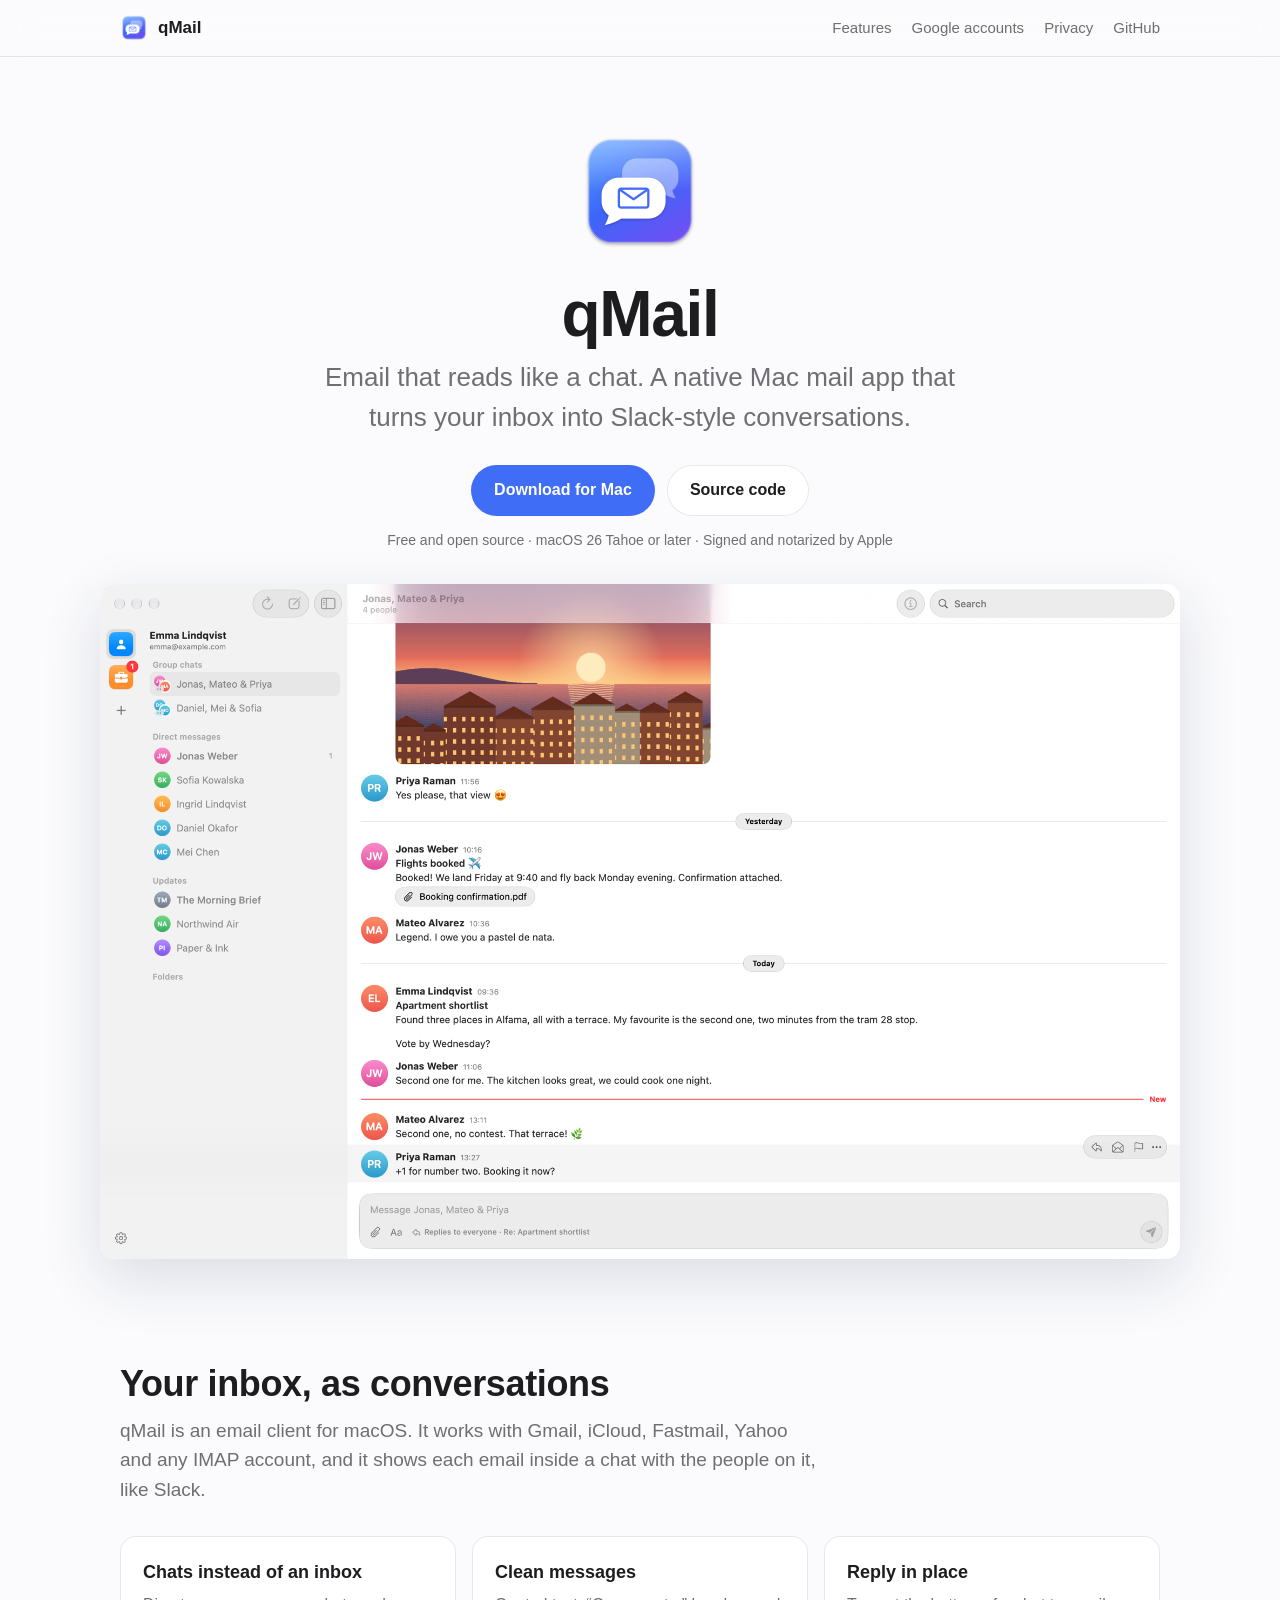
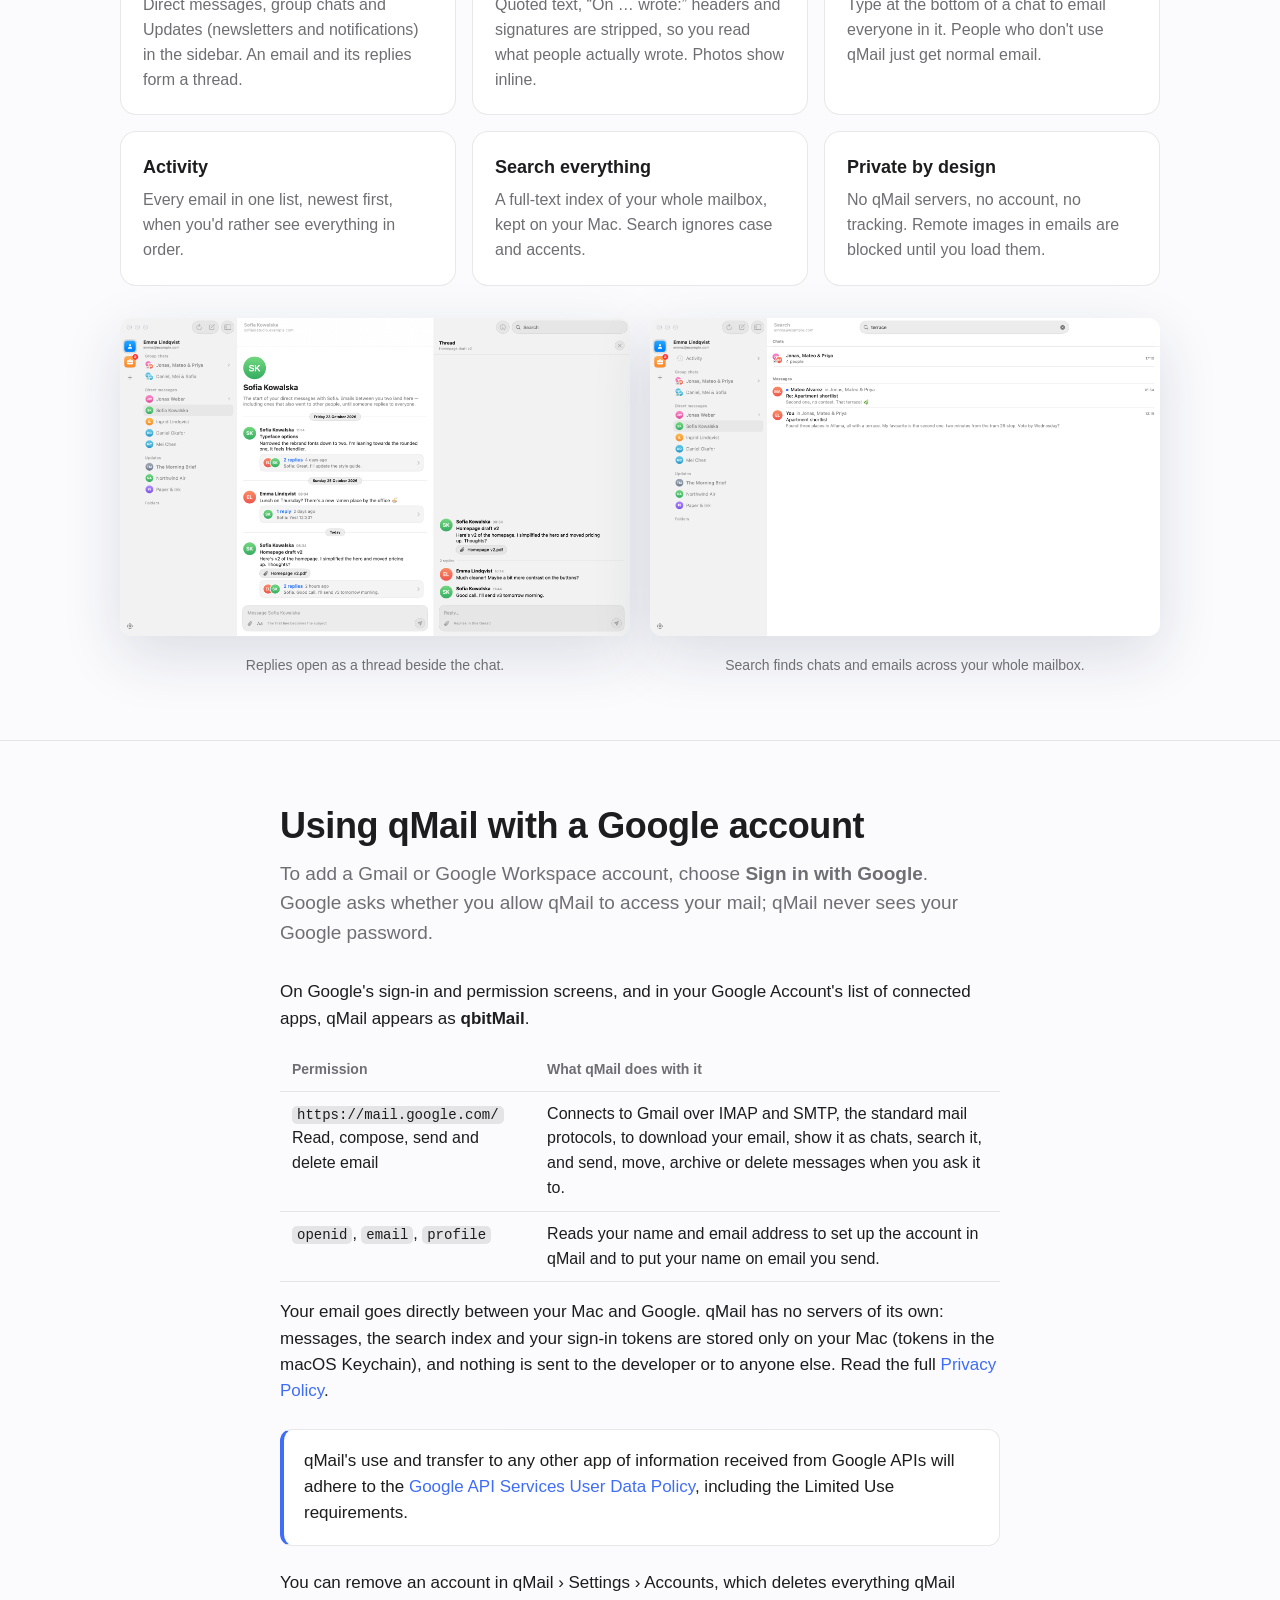
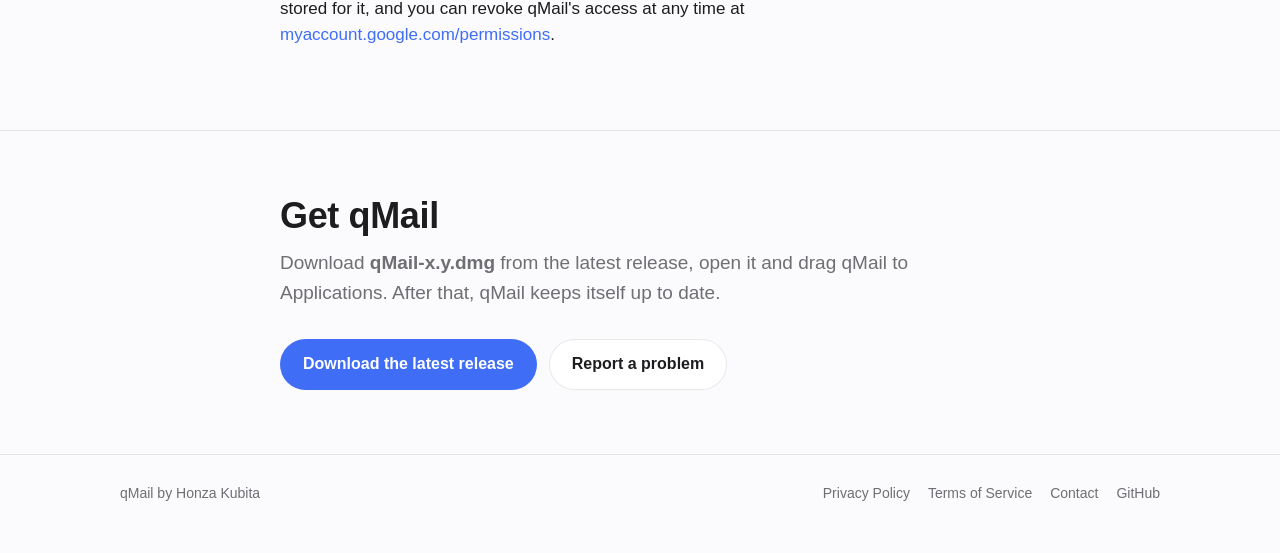
<file: docs/index.html>
<!doctype html>
<html lang="en">
<head>
  <meta charset="utf-8">
  <meta name="viewport" content="width=device-width, initial-scale=1">
  <title>qMail – Email that reads like a chat</title>
  <meta name="description" content="qMail is a free, open-source email app for macOS that shows your inbox as Slack-style chats. Your mail stays on your Mac.">
  <link rel="icon" type="image/png" href="favicon.png">
  <link rel="stylesheet" href="site.css">
</head>
<body>
  <header class="nav">
    <div class="wrap">
      <a class="brand" href="./"><img src="icon.png" alt="">qMail</a>
      <nav class="links">
        <a class="wide" href="#features">Features</a>
        <a class="wide" href="#google">Google accounts</a>
        <a href="privacy.html">Privacy</a>
        <a href="https://github.com/HonzaKubita/qMail">GitHub</a>
      </nav>
    </div>
  </header>

  <main>
    <div class="hero wrap">
      <img class="icon" src="icon.png" alt="qMail app icon">
      <h1>qMail</h1>
      <p class="tagline">Email that reads like a chat. A native Mac mail app that turns your inbox into Slack-style conversations.</p>
      <div class="buttons">
        <a class="button primary" href="https://github.com/HonzaKubita/qMail/releases/latest">Download for Mac</a>
        <a class="button" href="https://github.com/HonzaKubita/qMail">Source code</a>
      </div>
      <p class="fine">Free and open source · macOS 26 Tahoe or later · Signed and notarized by Apple</p>
      <div class="shot">
        <img class="light" src="chat-light.png" width="2000" height="1250" alt="A group chat in qMail: emails between four friends shown as chat messages, with the account's chats in the sidebar">
        <img class="dark" src="chat-dark.png" width="2000" height="1250" alt="The same group chat in qMail's dark mode">
      </div>
    </div>

    <section id="features">
      <div class="wrap">
        <h2>Your inbox, as conversations</h2>
        <p class="lead">qMail is an email client for macOS. It works with Gmail, iCloud, Fastmail, Yahoo and any IMAP account, and it shows each email inside a chat with the people on it, like Slack.</p>
        <div class="grid">
          <div class="card"><h3>Chats instead of an inbox</h3><p>Direct messages, group chats and Updates (newsletters and notifications) in the sidebar. An email and its replies form a thread.</p></div>
          <div class="card"><h3>Clean messages</h3><p>Quoted text, “On … wrote:” headers and signatures are stripped, so you read what people actually wrote. Photos show inline.</p></div>
          <div class="card"><h3>Reply in place</h3><p>Type at the bottom of a chat to email everyone in it. People who don't use qMail just get normal email.</p></div>
          <div class="card"><h3>Activity</h3><p>Every email in one list, newest first, when you'd rather see everything in order.</p></div>
          <div class="card"><h3>Search everything</h3><p>A full-text index of your whole mailbox, kept on your Mac. Search ignores case and accents.</p></div>
          <div class="card"><h3>Private by design</h3><p>No qMail servers, no account, no tracking. Remote images in emails are blocked until you load them.</p></div>
        </div>
        <div class="pair">
          <figure><img src="thread.png" width="2000" height="1250" alt="A direct message with a thread of replies open beside it"><figcaption>Replies open as a thread beside the chat.</figcaption></figure>
          <figure><img src="search.png" width="2000" height="1250" alt="Search results for “terrace” under the search field"><figcaption>Search finds chats and emails across your whole mailbox.</figcaption></figure>
        </div>
      </div>
    </section>

    <section id="google">
      <div class="wrap narrow">
        <h2>Using qMail with a Google account</h2>
        <p class="lead">To add a Gmail or Google Workspace account, choose <strong>Sign in with Google</strong>. Google asks whether you allow qMail to access your mail; qMail never sees your Google password.</p>
        <p>On Google's sign-in and permission screens, and in your Google Account's list of connected apps, qMail appears as <strong>qbitMail</strong>.</p>
        <div class="table-scroll">
          <table>
            <thead><tr><th>Permission</th><th>What qMail does with it</th></tr></thead>
            <tbody>
              <tr><td><code>https://mail.google.com/</code><br>Read, compose, send and delete email</td><td>Connects to Gmail over IMAP and SMTP, the standard mail protocols, to download your email, show it as chats, search it, and send, move, archive or delete messages when you ask it to.</td></tr>
              <tr><td><code>openid</code>, <code>email</code>, <code>profile</code></td><td>Reads your name and email address to set up the account in qMail and to put your name on email you send.</td></tr>
            </tbody>
          </table>
        </div>
        <p>Your email goes directly between your Mac and Google. qMail has no servers of its own: messages, the search index and your sign-in tokens are stored only on your Mac (tokens in the macOS Keychain), and nothing is sent to the developer or to anyone else. Read the full <a href="privacy.html">Privacy Policy</a>.</p>
        <div class="notice">
          <p>qMail's use and transfer to any other app of information received from Google APIs will adhere to the <a href="https://developers.google.com/terms/api-services-user-data-policy">Google API Services User Data Policy</a>, including the Limited Use requirements.</p>
        </div>
        <p>You can remove an account in qMail › Settings › Accounts, which deletes everything qMail stored for it, and you can revoke qMail's access at any time at <a href="https://myaccount.google.com/permissions">myaccount.google.com/permissions</a>.</p>
      </div>
    </section>

    <section id="download">
      <div class="wrap narrow">
        <h2>Get qMail</h2>
        <p class="lead">Download <strong>qMail-x.y.dmg</strong> from the latest release, open it and drag qMail to Applications. After that, qMail keeps itself up to date.</p>
        <div class="buttons" style="justify-content:flex-start">
          <a class="button primary" href="https://github.com/HonzaKubita/qMail/releases/latest">Download the latest release</a>
          <a class="button" href="https://github.com/HonzaKubita/qMail/issues">Report a problem</a>
        </div>
      </div>
    </section>
  </main>

  <footer>
    <div class="wrap">
      <span>qMail by Honza Kubita</span>
      <nav class="links">
        <a href="privacy.html">Privacy Policy</a>
        <a href="terms.html">Terms of Service</a>
        <a href="https://github.com/HonzaKubita/qMail/issues">Contact</a>
        <a href="https://github.com/HonzaKubita/qMail">GitHub</a>
      </nav>
    </div>
  </footer>
</body>
</html>
</file>
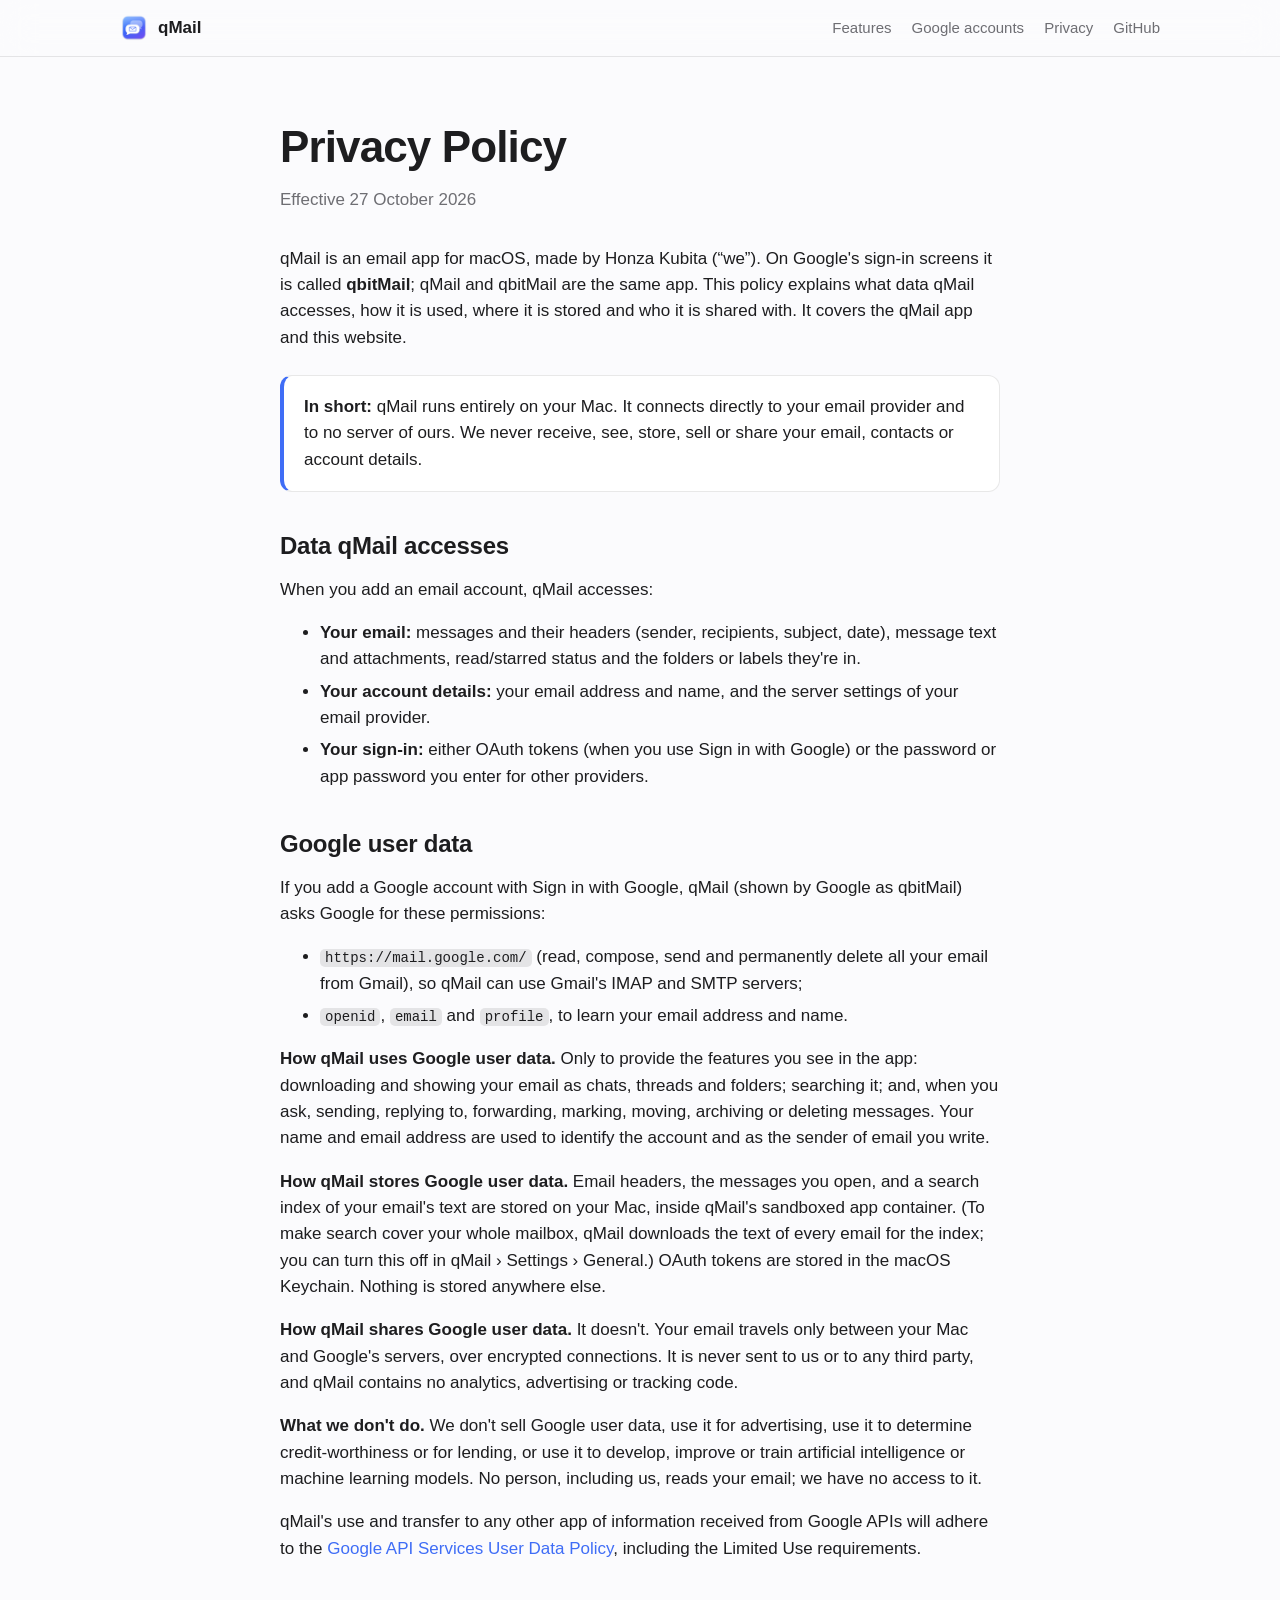
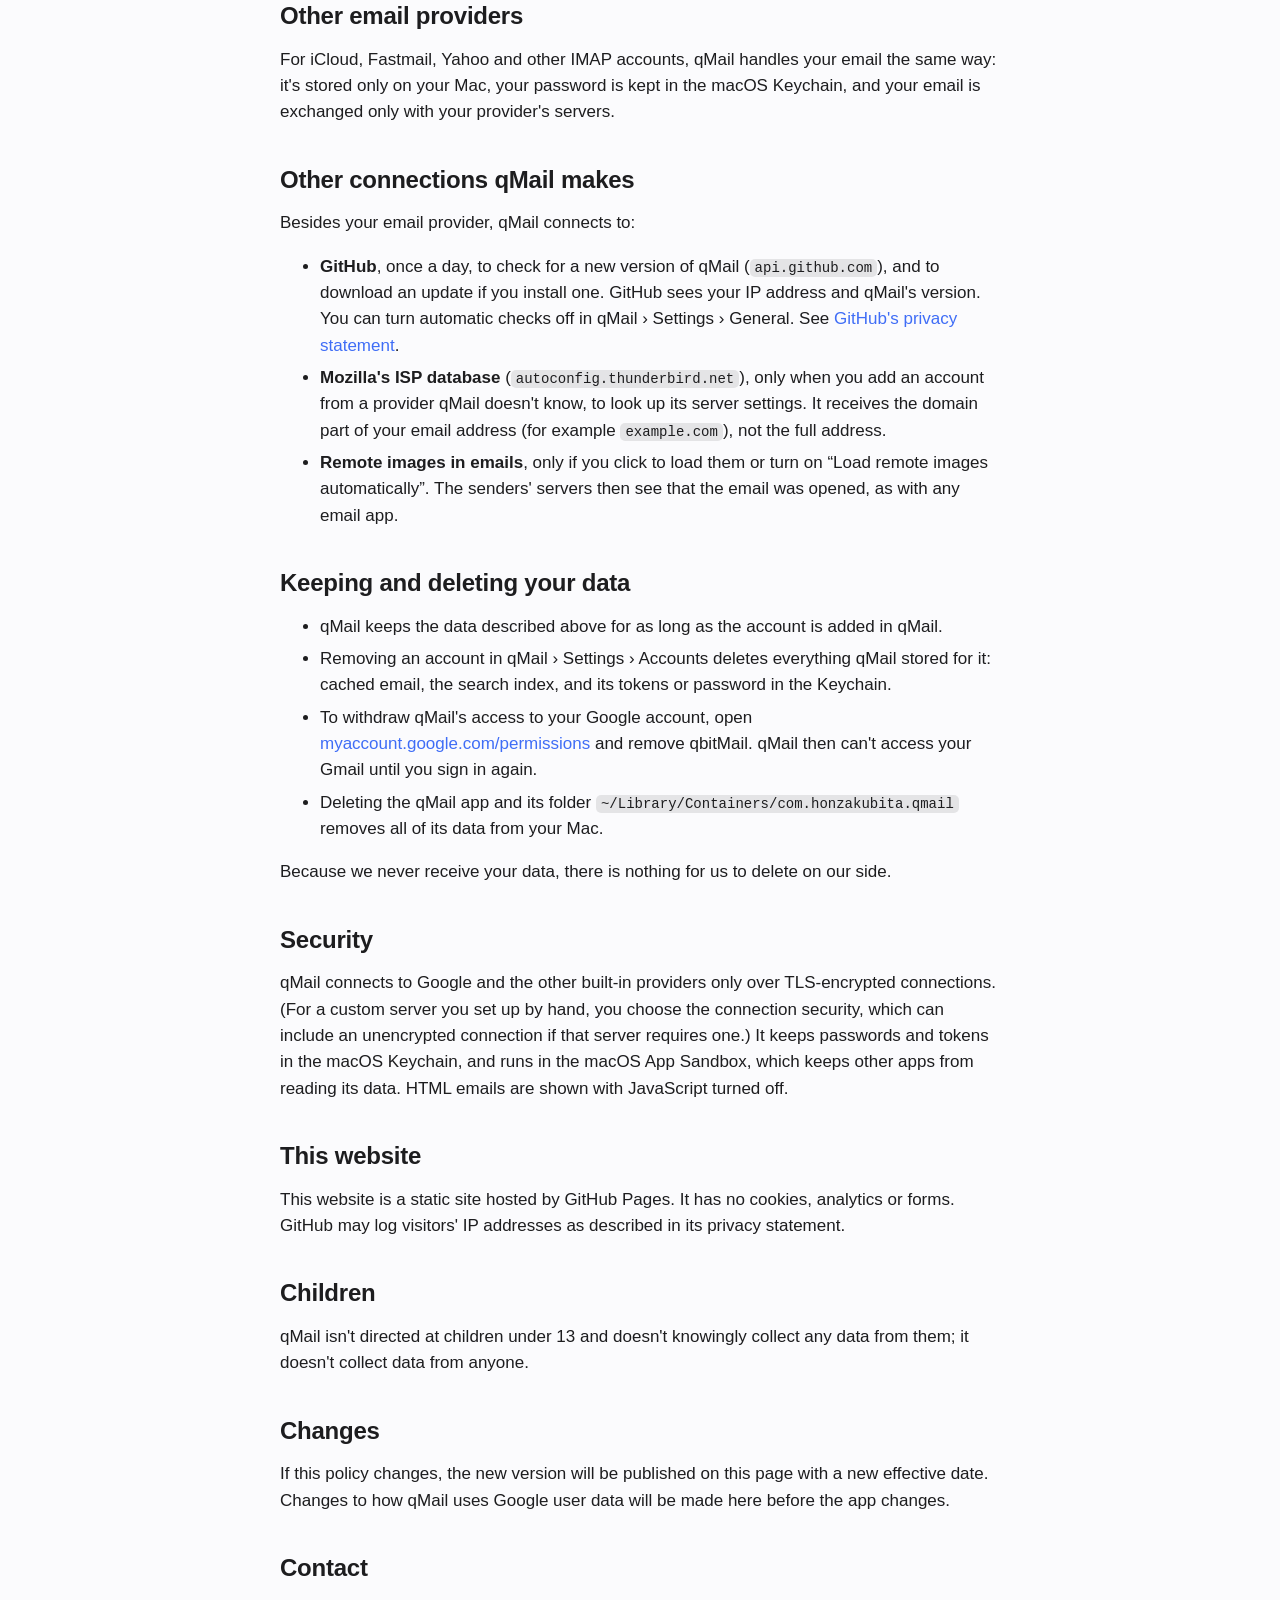
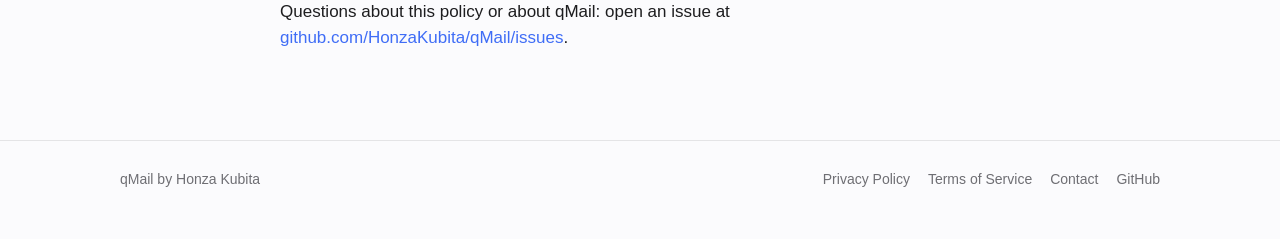
<file: docs/privacy.html>
<!doctype html>
<html lang="en">
<head>
  <meta charset="utf-8">
  <meta name="viewport" content="width=device-width, initial-scale=1">
  <title>Privacy Policy – qMail</title>
  <meta name="description" content="How qMail accesses, uses, stores and shares your data, including Google user data.">
  <link rel="icon" type="image/png" href="favicon.png">
  <link rel="stylesheet" href="site.css">
</head>
<body>
  <header class="nav">
    <div class="wrap">
      <a class="brand" href="./"><img src="icon.png" alt="">qMail</a>
      <nav class="links">
        <a class="wide" href="./#features">Features</a>
        <a class="wide" href="./#google">Google accounts</a>
        <a href="privacy.html">Privacy</a>
        <a href="https://github.com/HonzaKubita/qMail">GitHub</a>
      </nav>
    </div>
  </header>

  <main class="doc">
    <div class="wrap narrow">
      <h1>Privacy Policy</h1>
      <p class="updated">Effective 27 October 2026</p>

      <p>qMail is an email app for macOS, made by Honza Kubita (“we”). On Google's sign-in screens it is called <strong>qbitMail</strong>; qMail and qbitMail are the same app. This policy explains what data qMail accesses, how it is used, where it is stored and who it is shared with. It covers the qMail app and this website.</p>

      <div class="notice">
        <p><strong>In short:</strong> qMail runs entirely on your Mac. It connects directly to your email provider and to no server of ours. We never receive, see, store, sell or share your email, contacts or account details.</p>
      </div>

      <h2>Data qMail accesses</h2>
      <p>When you add an email account, qMail accesses:</p>
      <ul>
        <li><strong>Your email:</strong> messages and their headers (sender, recipients, subject, date), message text and attachments, read/starred status and the folders or labels they're in.</li>
        <li><strong>Your account details:</strong> your email address and name, and the server settings of your email provider.</li>
        <li><strong>Your sign-in:</strong> either OAuth tokens (when you use Sign in with Google) or the password or app password you enter for other providers.</li>
      </ul>

      <h2 id="google">Google user data</h2>
      <p>If you add a Google account with Sign in with Google, qMail (shown by Google as qbitMail) asks Google for these permissions:</p>
      <ul>
        <li><code>https://mail.google.com/</code> (read, compose, send and permanently delete all your email from Gmail), so qMail can use Gmail's IMAP and SMTP servers;</li>
        <li><code>openid</code>, <code>email</code> and <code>profile</code>, to learn your email address and name.</li>
      </ul>
      <p><strong>How qMail uses Google user data.</strong> Only to provide the features you see in the app: downloading and showing your email as chats, threads and folders; searching it; and, when you ask, sending, replying to, forwarding, marking, moving, archiving or deleting messages. Your name and email address are used to identify the account and as the sender of email you write.</p>
      <p><strong>How qMail stores Google user data.</strong> Email headers, the messages you open, and a search index of your email's text are stored on your Mac, inside qMail's sandboxed app container. (To make search cover your whole mailbox, qMail downloads the text of every email for the index; you can turn this off in qMail › Settings › General.) OAuth tokens are stored in the macOS Keychain. Nothing is stored anywhere else.</p>
      <p><strong>How qMail shares Google user data.</strong> It doesn't. Your email travels only between your Mac and Google's servers, over encrypted connections. It is never sent to us or to any third party, and qMail contains no analytics, advertising or tracking code.</p>
      <p><strong>What we don't do.</strong> We don't sell Google user data, use it for advertising, use it to determine credit-worthiness or for lending, or use it to develop, improve or train artificial intelligence or machine learning models. No person, including us, reads your email; we have no access to it.</p>
      <p>qMail's use and transfer to any other app of information received from Google APIs will adhere to the <a href="https://developers.google.com/terms/api-services-user-data-policy">Google API Services User Data Policy</a>, including the Limited Use requirements.</p>

      <h2>Other email providers</h2>
      <p>For iCloud, Fastmail, Yahoo and other IMAP accounts, qMail handles your email the same way: it's stored only on your Mac, your password is kept in the macOS Keychain, and your email is exchanged only with your provider's servers.</p>

      <h2>Other connections qMail makes</h2>
      <p>Besides your email provider, qMail connects to:</p>
      <ul>
        <li><strong>GitHub</strong>, once a day, to check for a new version of qMail (<code>api.github.com</code>), and to download an update if you install one. GitHub sees your IP address and qMail's version. You can turn automatic checks off in qMail › Settings › General. See <a href="https://docs.github.com/site-policy/privacy-policies/github-general-privacy-statement">GitHub's privacy statement</a>.</li>
        <li><strong>Mozilla's ISP database</strong> (<code>autoconfig.thunderbird.net</code>), only when you add an account from a provider qMail doesn't know, to look up its server settings. It receives the domain part of your email address (for example <code>example.com</code>), not the full address.</li>
        <li><strong>Remote images in emails</strong>, only if you click to load them or turn on “Load remote images automatically”. The senders' servers then see that the email was opened, as with any email app.</li>
      </ul>

      <h2>Keeping and deleting your data</h2>
      <ul>
        <li>qMail keeps the data described above for as long as the account is added in qMail.</li>
        <li>Removing an account in qMail › Settings › Accounts deletes everything qMail stored for it: cached email, the search index, and its tokens or password in the Keychain.</li>
        <li>To withdraw qMail's access to your Google account, open <a href="https://myaccount.google.com/permissions">myaccount.google.com/permissions</a> and remove qbitMail. qMail then can't access your Gmail until you sign in again.</li>
        <li>Deleting the qMail app and its folder <code>~/Library/Containers/com.honzakubita.qmail</code> removes all of its data from your Mac.</li>
      </ul>
      <p>Because we never receive your data, there is nothing for us to delete on our side.</p>

      <h2>Security</h2>
      <p>qMail connects to Google and the other built-in providers only over TLS-encrypted connections. (For a custom server you set up by hand, you choose the connection security, which can include an unencrypted connection if that server requires one.) It keeps passwords and tokens in the macOS Keychain, and runs in the macOS App Sandbox, which keeps other apps from reading its data. HTML emails are shown with JavaScript turned off.</p>

      <h2>This website</h2>
      <p>This website is a static site hosted by GitHub Pages. It has no cookies, analytics or forms. GitHub may log visitors' IP addresses as described in its privacy statement.</p>

      <h2>Children</h2>
      <p>qMail isn't directed at children under 13 and doesn't knowingly collect any data from them; it doesn't collect data from anyone.</p>

      <h2>Changes</h2>
      <p>If this policy changes, the new version will be published on this page with a new effective date. Changes to how qMail uses Google user data will be made here before the app changes.</p>

      <h2>Contact</h2>
      <p>Questions about this policy or about qMail: open an issue at <a href="https://github.com/HonzaKubita/qMail/issues">github.com/HonzaKubita/qMail/issues</a>.</p>
    </div>
  </main>

  <footer>
    <div class="wrap">
      <span>qMail by Honza Kubita</span>
      <nav class="links">
        <a href="privacy.html">Privacy Policy</a>
        <a href="terms.html">Terms of Service</a>
        <a href="https://github.com/HonzaKubita/qMail/issues">Contact</a>
        <a href="https://github.com/HonzaKubita/qMail">GitHub</a>
      </nav>
    </div>
  </footer>
</body>
</html>
</file>
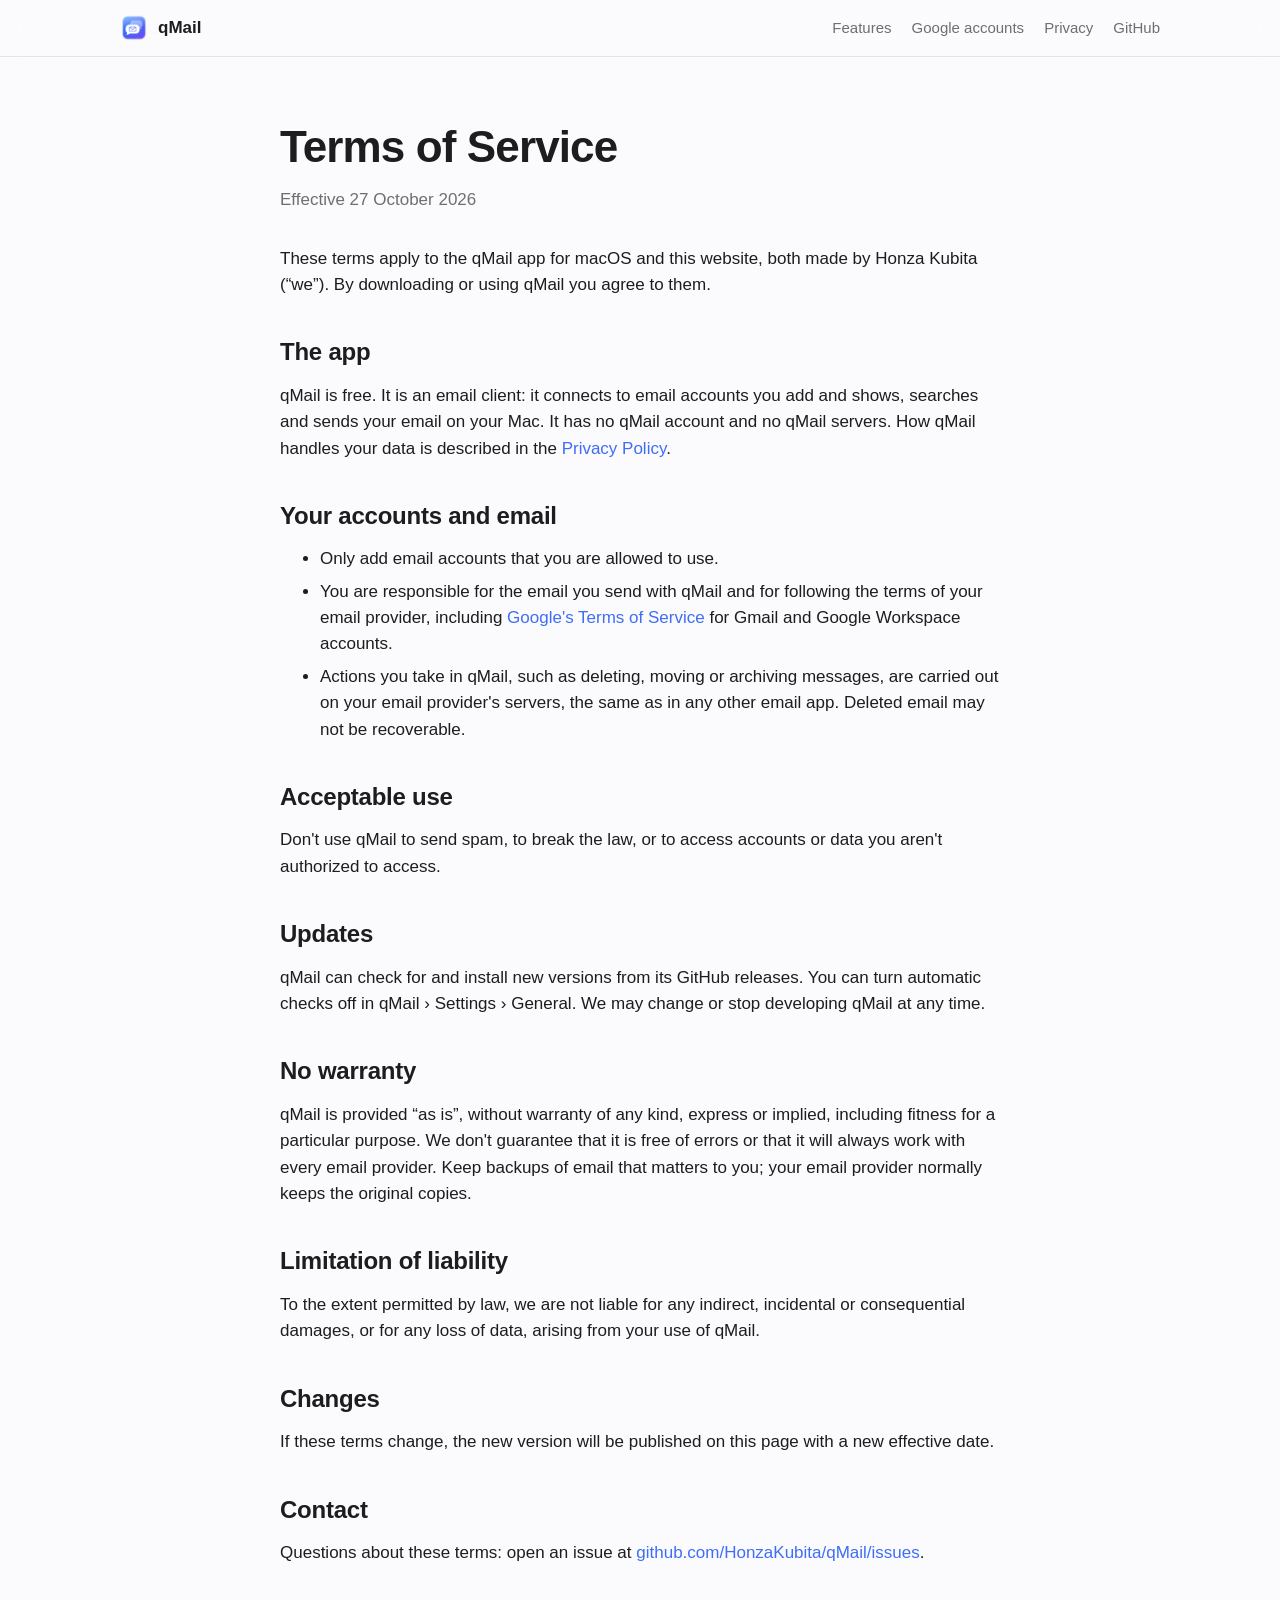
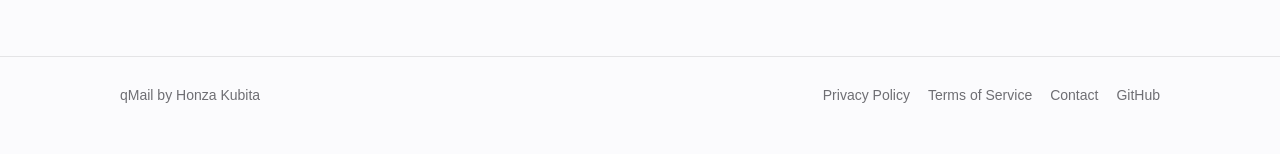
<file: docs/terms.html>
<!doctype html>
<html lang="en">
<head>
  <meta charset="utf-8">
  <meta name="viewport" content="width=device-width, initial-scale=1">
  <title>Terms of Service – qMail</title>
  <meta name="description" content="The terms for using the qMail email app for macOS.">
  <link rel="icon" type="image/png" href="favicon.png">
  <link rel="stylesheet" href="site.css">
</head>
<body>
  <header class="nav">
    <div class="wrap">
      <a class="brand" href="./"><img src="icon.png" alt="">qMail</a>
      <nav class="links">
        <a class="wide" href="./#features">Features</a>
        <a class="wide" href="./#google">Google accounts</a>
        <a href="privacy.html">Privacy</a>
        <a href="https://github.com/HonzaKubita/qMail">GitHub</a>
      </nav>
    </div>
  </header>

  <main class="doc">
    <div class="wrap narrow">
      <h1>Terms of Service</h1>
      <p class="updated">Effective 27 October 2026</p>

      <p>These terms apply to the qMail app for macOS and this website, both made by Honza Kubita (“we”). By downloading or using qMail you agree to them.</p>

      <h2>The app</h2>
      <p>qMail is free. It is an email client: it connects to email accounts you add and shows, searches and sends your email on your Mac. It has no qMail account and no qMail servers. How qMail handles your data is described in the <a href="privacy.html">Privacy Policy</a>.</p>

      <h2>Your accounts and email</h2>
      <ul>
        <li>Only add email accounts that you are allowed to use.</li>
        <li>You are responsible for the email you send with qMail and for following the terms of your email provider, including <a href="https://policies.google.com/terms">Google's Terms of Service</a> for Gmail and Google Workspace accounts.</li>
        <li>Actions you take in qMail, such as deleting, moving or archiving messages, are carried out on your email provider's servers, the same as in any other email app. Deleted email may not be recoverable.</li>
      </ul>

      <h2>Acceptable use</h2>
      <p>Don't use qMail to send spam, to break the law, or to access accounts or data you aren't authorized to access.</p>

      <h2>Updates</h2>
      <p>qMail can check for and install new versions from its GitHub releases. You can turn automatic checks off in qMail › Settings › General. We may change or stop developing qMail at any time.</p>

      <h2>No warranty</h2>
      <p>qMail is provided “as is”, without warranty of any kind, express or implied, including fitness for a particular purpose. We don't guarantee that it is free of errors or that it will always work with every email provider. Keep backups of email that matters to you; your email provider normally keeps the original copies.</p>

      <h2>Limitation of liability</h2>
      <p>To the extent permitted by law, we are not liable for any indirect, incidental or consequential damages, or for any loss of data, arising from your use of qMail.</p>

      <h2>Changes</h2>
      <p>If these terms change, the new version will be published on this page with a new effective date.</p>

      <h2>Contact</h2>
      <p>Questions about these terms: open an issue at <a href="https://github.com/HonzaKubita/qMail/issues">github.com/HonzaKubita/qMail/issues</a>.</p>
    </div>
  </main>

  <footer>
    <div class="wrap">
      <span>qMail by Honza Kubita</span>
      <nav class="links">
        <a href="privacy.html">Privacy Policy</a>
        <a href="terms.html">Terms of Service</a>
        <a href="https://github.com/HonzaKubita/qMail/issues">Contact</a>
        <a href="https://github.com/HonzaKubita/qMail">GitHub</a>
      </nav>
    </div>
  </footer>
</body>
</html>
</file>
<file: docs/site.css>
:root {
  --bg: #fbfbfd;
  --surface: #ffffff;
  --text: #1d1d1f;
  --muted: #6e6e73;
  --line: rgba(0, 0, 0, 0.09);
  --accent: #3f6df6;
  --accent-text: #ffffff;
  --shadow: 0 20px 60px rgba(30, 40, 80, 0.14);
  color-scheme: light dark;
}

@media (prefers-color-scheme: dark) {
  :root {
    --bg: #0d0d10;
    --surface: #17171b;
    --text: #f5f5f7;
    --muted: #a1a1a6;
    --line: rgba(255, 255, 255, 0.12);
    --accent: #6d8dff;
    --shadow: 0 20px 60px rgba(0, 0, 0, 0.5);
  }
}

* { box-sizing: border-box; }

html { -webkit-text-size-adjust: 100%; }

body {
  margin: 0;
  background: var(--bg);
  color: var(--text);
  font: 17px/1.55 -apple-system, BlinkMacSystemFont, "SF Pro Text", "Segoe UI", Roboto, Helvetica, Arial, sans-serif;
}

a { color: var(--accent); text-decoration: none; }
a:hover { text-decoration: underline; }

.wrap { max-width: 1080px; margin: 0 auto; padding: 0 20px; }
.narrow { max-width: 760px; }

/* Top bar */
.nav {
  position: sticky; top: 0; z-index: 10;
  backdrop-filter: saturate(180%) blur(16px);
  -webkit-backdrop-filter: saturate(180%) blur(16px);
  background: color-mix(in srgb, var(--bg) 78%, transparent);
  border-bottom: 1px solid var(--line);
}
.nav .wrap { display: flex; align-items: center; gap: 20px; height: 56px; }
.brand { display: flex; align-items: center; gap: 10px; color: var(--text); font-weight: 600; }
.brand img { width: 28px; height: 28px; }
.brand:hover { text-decoration: none; }
.nav .links { margin-left: auto; display: flex; gap: 20px; font-size: 15px; }
.nav .links a { color: var(--muted); white-space: nowrap; }
@media (max-width: 600px) {
  .nav .links { gap: 16px; }
  .nav .links .wide { display: none; }
}
.nav .links a:hover { color: var(--text); text-decoration: none; }

/* Hero */
.hero { text-align: center; padding: 72px 0 40px; }
.hero img.icon { width: 128px; height: 128px; }
.hero h1 { font-size: clamp(40px, 7vw, 64px); line-height: 1.05; margin: 16px 0 8px; letter-spacing: -0.02em; }
.hero .tagline { font-size: clamp(20px, 3vw, 26px); color: var(--muted); margin: 0 auto 28px; max-width: 640px; }
.buttons { display: flex; gap: 12px; justify-content: center; flex-wrap: wrap; }
.button {
  display: inline-block; padding: 12px 22px; border-radius: 999px; font-weight: 600; font-size: 16px;
  border: 1px solid var(--line); color: var(--text); background: var(--surface);
}
.button.primary { background: var(--accent); color: var(--accent-text); border-color: transparent; }
.button:hover { text-decoration: none; filter: brightness(1.06); }
.fine { color: var(--muted); font-size: 14px; margin-top: 14px; }

/* Screenshots */
.shot { margin: 32px auto 0; }
.shot img { width: 100%; height: auto; border-radius: 14px; box-shadow: var(--shadow); display: block; }
.shot .dark { display: none; }
@media (prefers-color-scheme: dark) {
  .shot .light { display: none; }
  .shot .dark { display: block; }
}

/* Sections */
section { padding: 64px 0; }
section + section { border-top: 1px solid var(--line); }
h2 { font-size: clamp(28px, 4vw, 36px); line-height: 1.15; margin: 0 0 12px; letter-spacing: -0.01em; }
.lead { color: var(--muted); font-size: 19px; margin: 0 0 32px; max-width: 700px; }

.grid { display: grid; grid-template-columns: repeat(auto-fit, minmax(260px, 1fr)); gap: 16px; }
.card { background: var(--surface); border: 1px solid var(--line); border-radius: 16px; padding: 22px; }
.card h3 { margin: 0 0 6px; font-size: 18px; }
.card p { margin: 0; color: var(--muted); font-size: 16px; }

.pair { display: grid; grid-template-columns: 1fr 1fr; gap: 20px; align-items: start; margin-top: 32px; }
.pair img { width: 100%; height: auto; border-radius: 12px; box-shadow: var(--shadow); }
.pair figcaption { color: var(--muted); font-size: 14px; margin-top: 10px; text-align: center; }
.pair figure { margin: 0; }
@media (max-width: 700px) { .pair { grid-template-columns: 1fr; } }

table { width: 100%; border-collapse: collapse; font-size: 16px; }
th, td { text-align: left; padding: 10px 12px; border-bottom: 1px solid var(--line); vertical-align: top; }
th { color: var(--muted); font-weight: 600; font-size: 14px; }
td code, p code, li code { font: 14px ui-monospace, SFMono-Regular, Menlo, monospace; background: var(--line); padding: 1px 5px; border-radius: 5px; }
.table-scroll { overflow-x: auto; }

.notice {
  background: var(--surface); border: 1px solid var(--line); border-left: 4px solid var(--accent);
  border-radius: 12px; padding: 18px 20px; margin: 24px 0;
}
.notice p { margin: 0; }

/* Legal pages */
.doc { padding: 56px 0 72px; }
.doc h1 { font-size: clamp(34px, 5vw, 44px); margin: 0 0 6px; letter-spacing: -0.02em; }
.doc .updated { color: var(--muted); margin: 0 0 32px; }
.doc h2 { font-size: 24px; margin: 40px 0 10px; }
.doc h3 { font-size: 18px; margin: 24px 0 6px; }
.doc li { margin: 6px 0; }

footer { border-top: 1px solid var(--line); padding: 28px 0 48px; color: var(--muted); font-size: 14px; }
footer .wrap { display: flex; gap: 20px; flex-wrap: wrap; align-items: center; }
footer .links { display: flex; gap: 18px; flex-wrap: wrap; margin-left: auto; }
footer a { color: var(--muted); }
</file>
